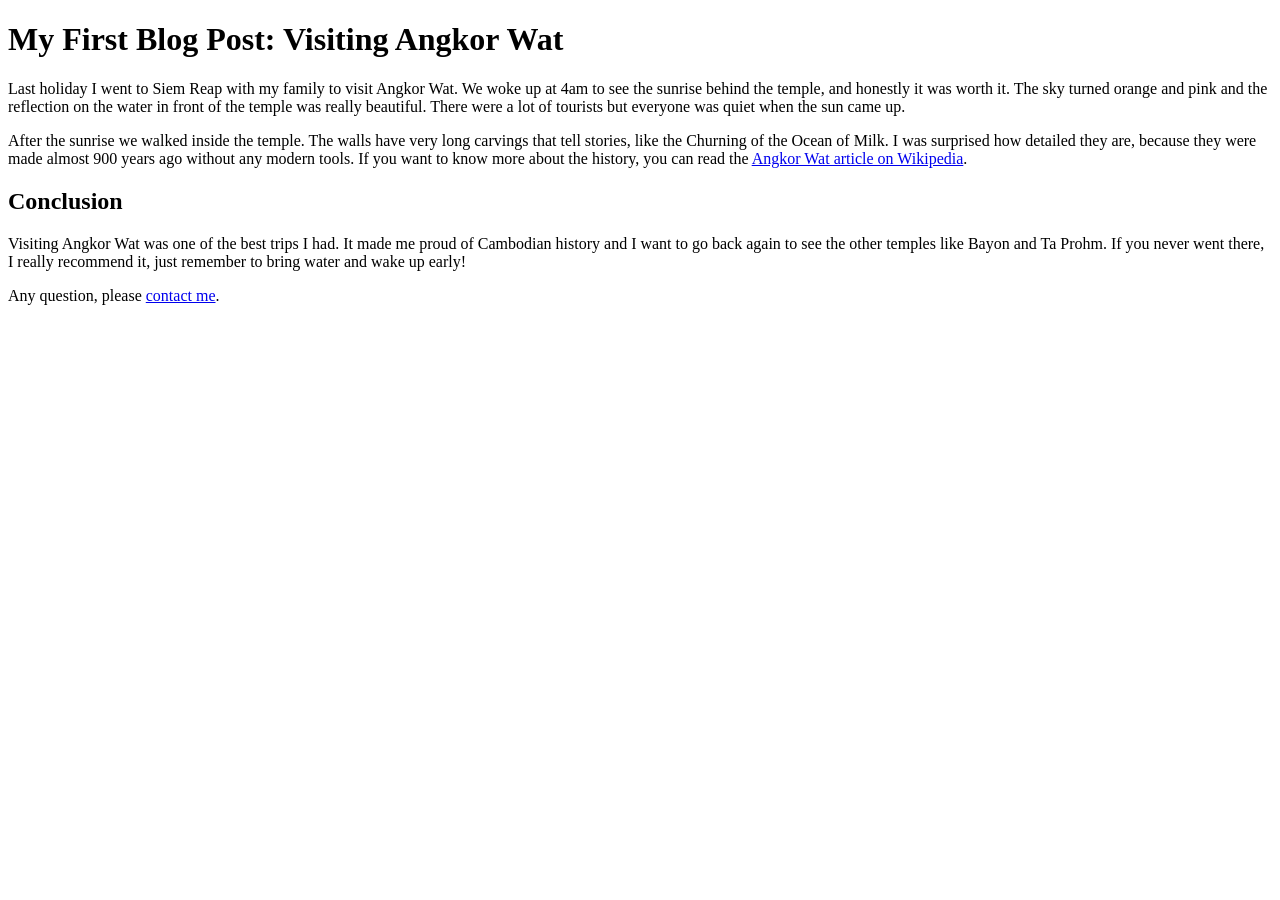
<file: EX1/index.html>
<!DOCTYPE html>
<html lang="en">
<head>
    <meta charset="UTF-8">
    <meta name="viewport" content="width=device-width, initial-scale=1.0">
    <title>My First Blog Post</title>
</head>
<body>
    <h1>My First Blog Post: Visiting Angkor Wat</h1>

    <p>
        Last holiday I went to Siem Reap with my family to visit Angkor Wat. We woke up at 4am
        to see the sunrise behind the temple, and honestly it was worth it. The sky turned orange
        and pink and the reflection on the water in front of the temple was really beautiful.
        There were a lot of tourists but everyone was quiet when the sun came up.
    </p>

    <p>
        After the sunrise we walked inside the temple. The walls have very long carvings that tell
        stories, like the Churning of the Ocean of Milk. I was surprised how detailed they are,
        because they were made almost 900 years ago without any modern tools. If you want to know
        more about the history, you can read the
        <a href="https://en.wikipedia.org/wiki/Angkor_Wat" target="_blank">Angkor Wat article on Wikipedia</a>.
    </p>

    <h2>Conclusion</h2>

    <p>
        Visiting Angkor Wat was one of the best trips I had. It made me proud of Cambodian history
        and I want to go back again to see the other temples like Bayon and Ta Prohm. If you never
        went there, I really recommend it, just remember to bring water and wake up early!
    </p>

    <p>Any question, please <a href="mailto:myemail@example.com">contact me</a>.</p>
</body>
</html>
</file>
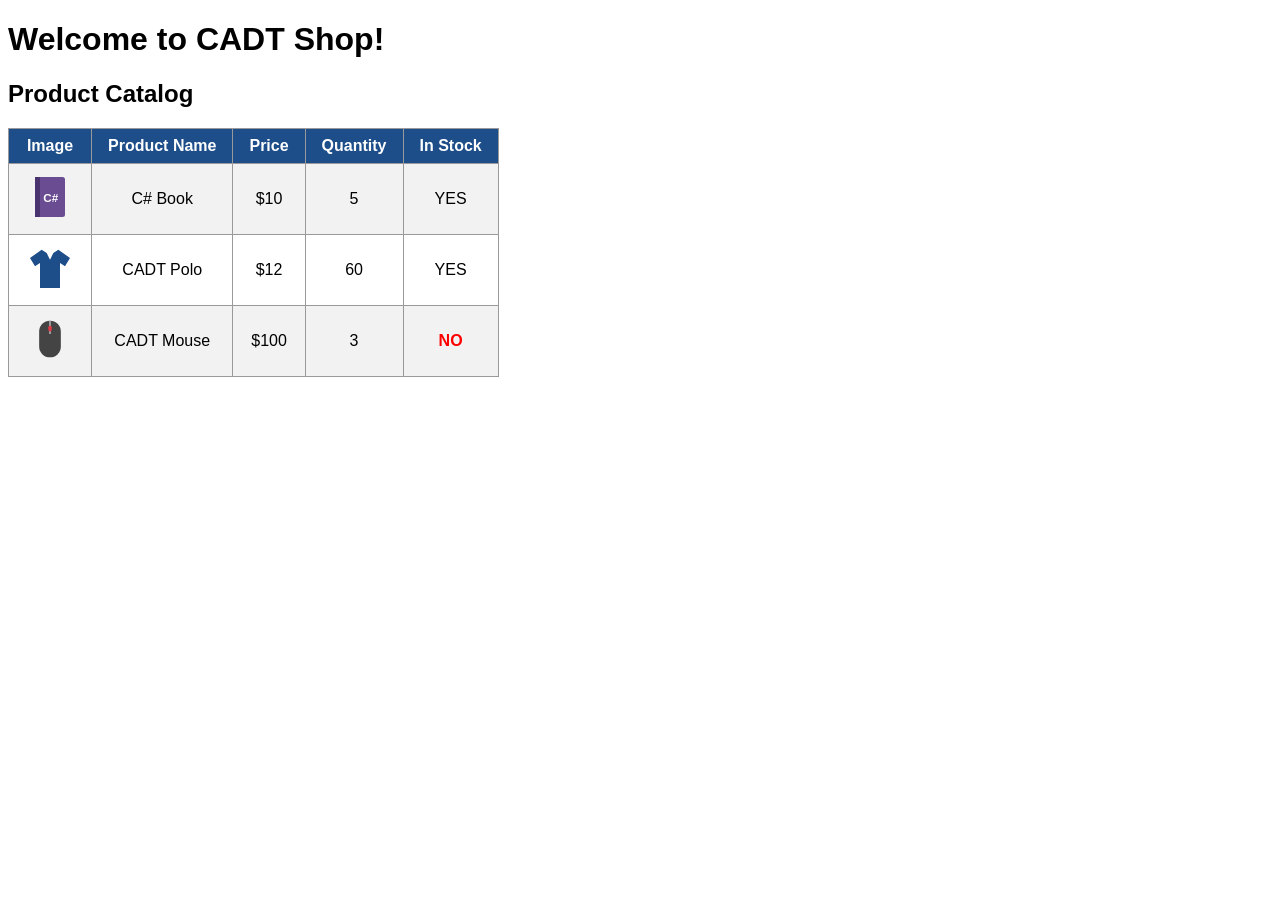
<file: EX4/index.html>
<!DOCTYPE html>
<html lang="en">
<head>
    <meta charset="UTF-8">
    <meta name="viewport" content="width=device-width, initial-scale=1.0">
    <title>CADT Shop</title>
    <style>
        body {
            font-family: Arial, sans-serif;
        }

        table {
            border-collapse: collapse;
        }

        th, td {
            border: 1px solid #999;
            padding: 8px 16px;
            text-align: center;
        }

        th {
            background-color: #1d4e89;
            color: white;
        }

        tr:nth-child(even) {
            background-color: #f2f2f2;
        }

        .no-stock {
            color: red;
            font-weight: bold;
        }
    </style>
</head>
<body>
    <h1>Welcome to CADT Shop!</h1>

    <h2>Product Catalog</h2>

    <table>
        <tr>
            <th>Image</th>
            <th>Product Name</th>
            <th>Price</th>
            <th>Quantity</th>
            <th>In Stock</th>
        </tr>
        <tr>
            <td><img src="images/book.svg" alt="C# Book" width="50"></td>
            <td>C# Book</td>
            <td>$10</td>
            <td>5</td>
            <td>YES</td>
        </tr>
        <tr>
            <td><img src="images/polo.svg" alt="CADT Polo" width="50"></td>
            <td>CADT Polo</td>
            <td>$12</td>
            <td>60</td>
            <td>YES</td>
        </tr>
        <tr>
            <td><img src="images/mouse.svg" alt="CADT Mouse" width="50"></td>
            <td>CADT Mouse</td>
            <td>$100</td>
            <td>3</td>
            <td class="no-stock">NO</td>
        </tr>
    </table>
</body>
</html>
</file>
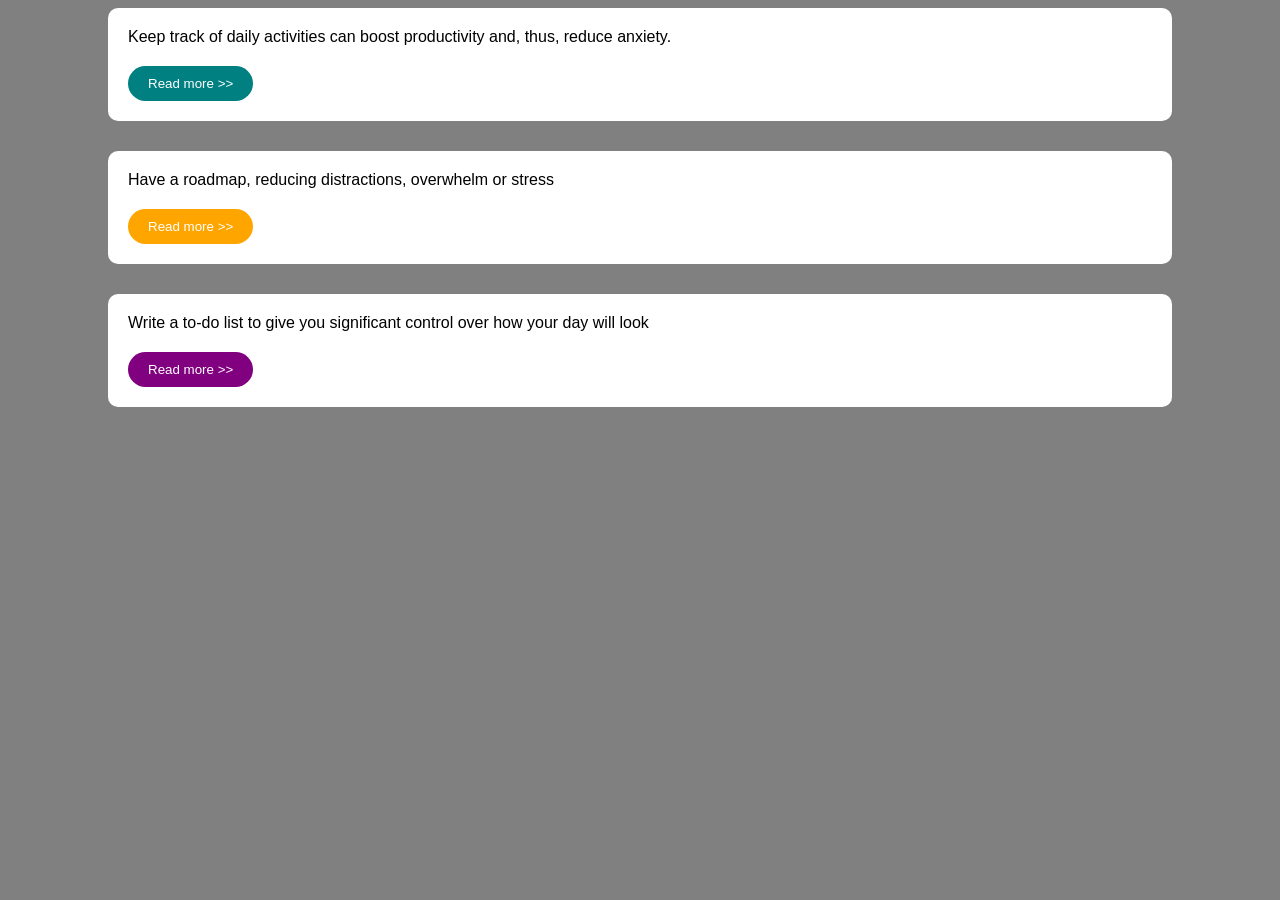
<file: week2/EX-1/index.html>
<!DOCTYPE html>
<html lang="en">
<head>
    <meta charset="UTF-8">
    <meta http-equiv="X-UA-Compatible" content="IE=edge">
    <meta name="viewport" content="width=device-width, initial-scale=1.0">
    <link rel="stylesheet" href="style.css">
</head>
<body>

  <div>
      <p>Keep track of daily activities can boost productivity and, thus, reduce anxiety.</p>
      <button>Read more >></button>
  </div>
  <div >
      <p>Have a roadmap, reducing distractions, overwhelm or stress</p>
      <button >Read more >></button>
  </div>
  <div >
      <p>Write a to-do list to give you significant control over how your day will look</p>
      <button>Read more >></button>
  </div>
</body>
</html>
</file>
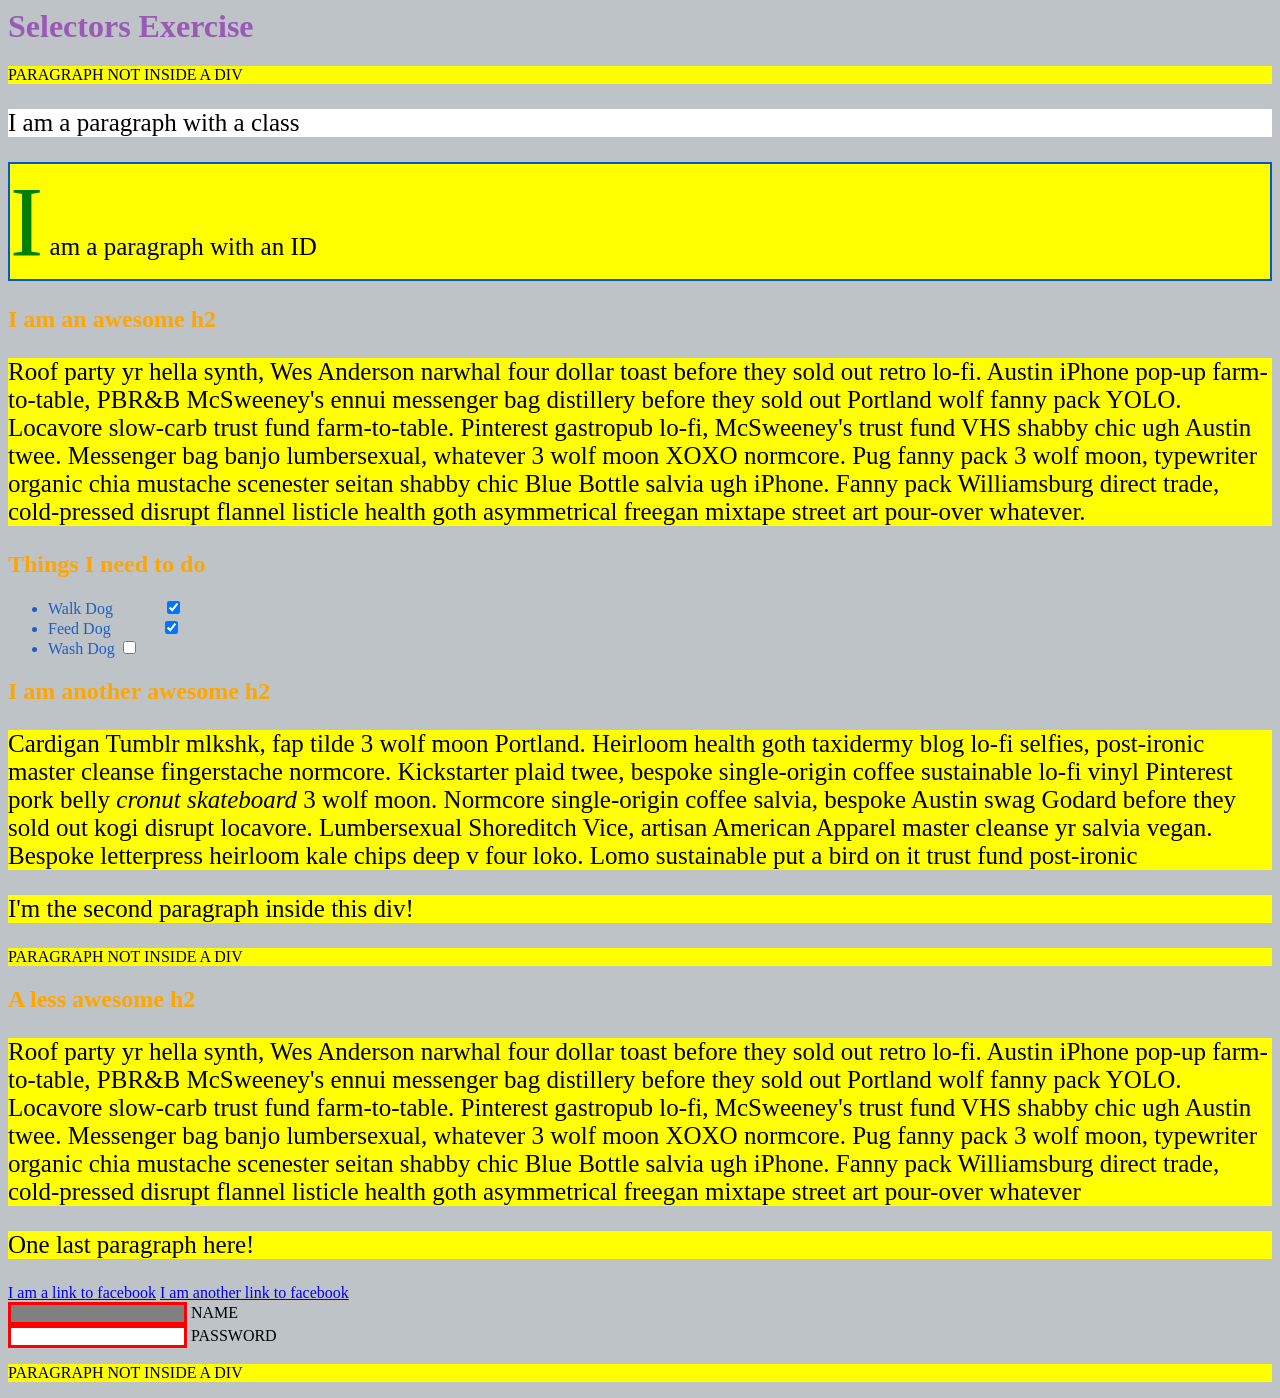
<file: week2/EX-2/index.html>
<html>
  <head>
    <meta charset="UTF-8" />
    <title>Selectors Exercise</title>
    <link rel="stylesheet" type="text/css" href="selectors.css" />
  </head>
  <body>
    <h1>Selectors Exercise</h1>

    <p>PARAGRAPH NOT INSIDE A DIV</p>

    <div>
      <p class="hello">I am a paragraph with a class</p>
      <p id="special">I am a paragraph with an ID</p>

      <h2>I am an awesome h2</h2>

      <p>
        Roof party yr hella synth, Wes Anderson narwhal four dollar toast before
        they sold out retro lo-fi. Austin iPhone pop-up farm-to-table, PBR&B
        McSweeney's ennui messenger bag distillery before they sold out Portland
        wolf fanny pack YOLO. Locavore slow-carb trust fund farm-to-table.
        Pinterest gastropub lo-fi, McSweeney's trust fund VHS shabby chic ugh
        Austin twee. Messenger bag banjo lumbersexual, whatever 3 wolf moon XOXO
        normcore. Pug fanny pack 3 wolf moon, typewriter organic chia mustache
        scenester seitan shabby chic Blue Bottle salvia ugh iPhone. Fanny pack
        Williamsburg direct trade, cold-pressed disrupt flannel listicle health
        goth asymmetrical freegan mixtape street art pour-over whatever.
      </p>
    </div>

    <div>
      <h2>Things I need to do</h2>

      <ul>
        <li>Walk Dog <input type="checkbox" checked /></li>
        <li>Feed Dog <input type="checkbox" checked /></li>
        <li>Wash Dog <input type="checkbox" /></li>
      </ul>
    </div>

    <div>
      <h2>I am another awesome h2</h2>

      <p>
        Cardigan Tumblr mlkshk, fap tilde 3 wolf moon Portland. Heirloom health
        goth taxidermy blog lo-fi selfies, post-ironic master cleanse
        fingerstache normcore. Kickstarter plaid twee, bespoke single-origin
        coffee sustainable lo-fi vinyl Pinterest pork belly
        <em>cronut skateboard</em> 3 wolf moon. Normcore single-origin coffee
        salvia, bespoke Austin swag Godard before they sold out kogi disrupt
        locavore. Lumbersexual Shoreditch Vice, artisan American Apparel master
        cleanse yr salvia vegan. Bespoke letterpress heirloom kale chips deep v
        four loko. Lomo sustainable put a bird on it trust fund post-ironic
      </p>

      <p>I'm the second paragraph inside this div!</p>
    </div>

    <p>PARAGRAPH NOT INSIDE A DIV</p>

    <div>
      <h2>A less awesome h2</h2>

      <p>
        Roof party yr hella synth, Wes Anderson narwhal four dollar toast before
        they sold out retro lo-fi. Austin iPhone pop-up farm-to-table, PBR&B
        McSweeney's ennui messenger bag distillery before they sold out Portland
        wolf fanny pack YOLO. Locavore slow-carb trust fund farm-to-table.
        Pinterest gastropub lo-fi, McSweeney's trust fund VHS shabby chic ugh
        Austin twee. Messenger bag banjo lumbersexual, whatever 3 wolf moon XOXO
        normcore. Pug fanny pack 3 wolf moon, typewriter organic chia mustache
        scenester seitan shabby chic Blue Bottle salvia ugh iPhone. Fanny pack
        Williamsburg direct trade, cold-pressed disrupt flannel listicle health
        goth asymmetrical freegan mixtape street art pour-over whatever
      </p>

      <p>One last paragraph here!</p>

      <a href="https://www.facebook.com">I am a link to facebook</a>
      <a href="https://www.facebook.com">I am another link to facebook</a>
      <br />

      <input type="text" name="name" /><label> Name</label><br />
      <input type="password" name="password" /><label> Password</label><br />
    </div>

    <p>PARAGRAPH NOT INSIDE A DIV</p>
  </body>
</html>
</file>
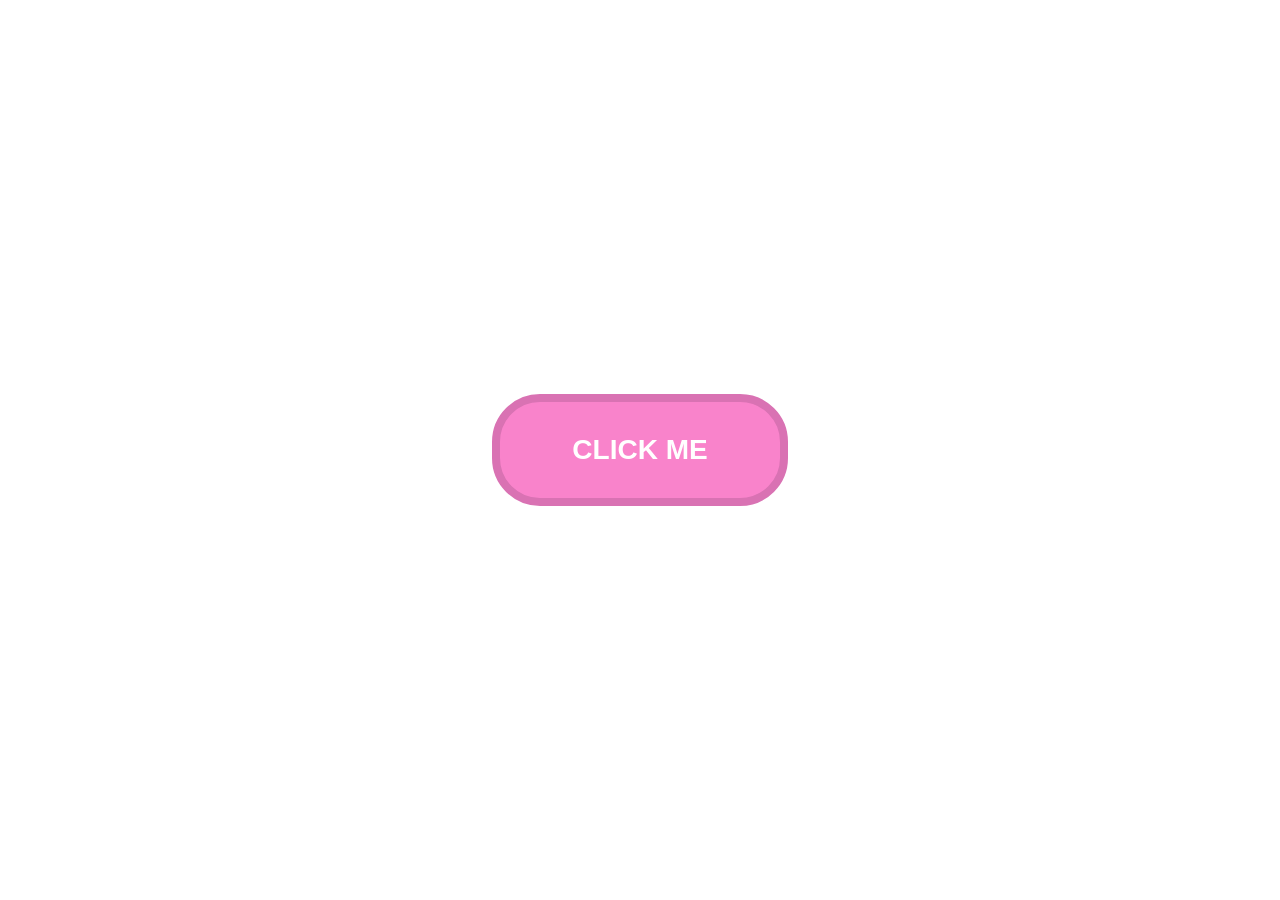
<file: week2/EX-3/index.html>
<!DOCTYPE html>
<html lang="en">
  <head>
    <meta charset="UTF-8" />
    <link rel="stylesheet" type="text/css" href="style.css" />
  </head>
  <body>
    <button>Click me</button>
  </body>
</html>
</file>
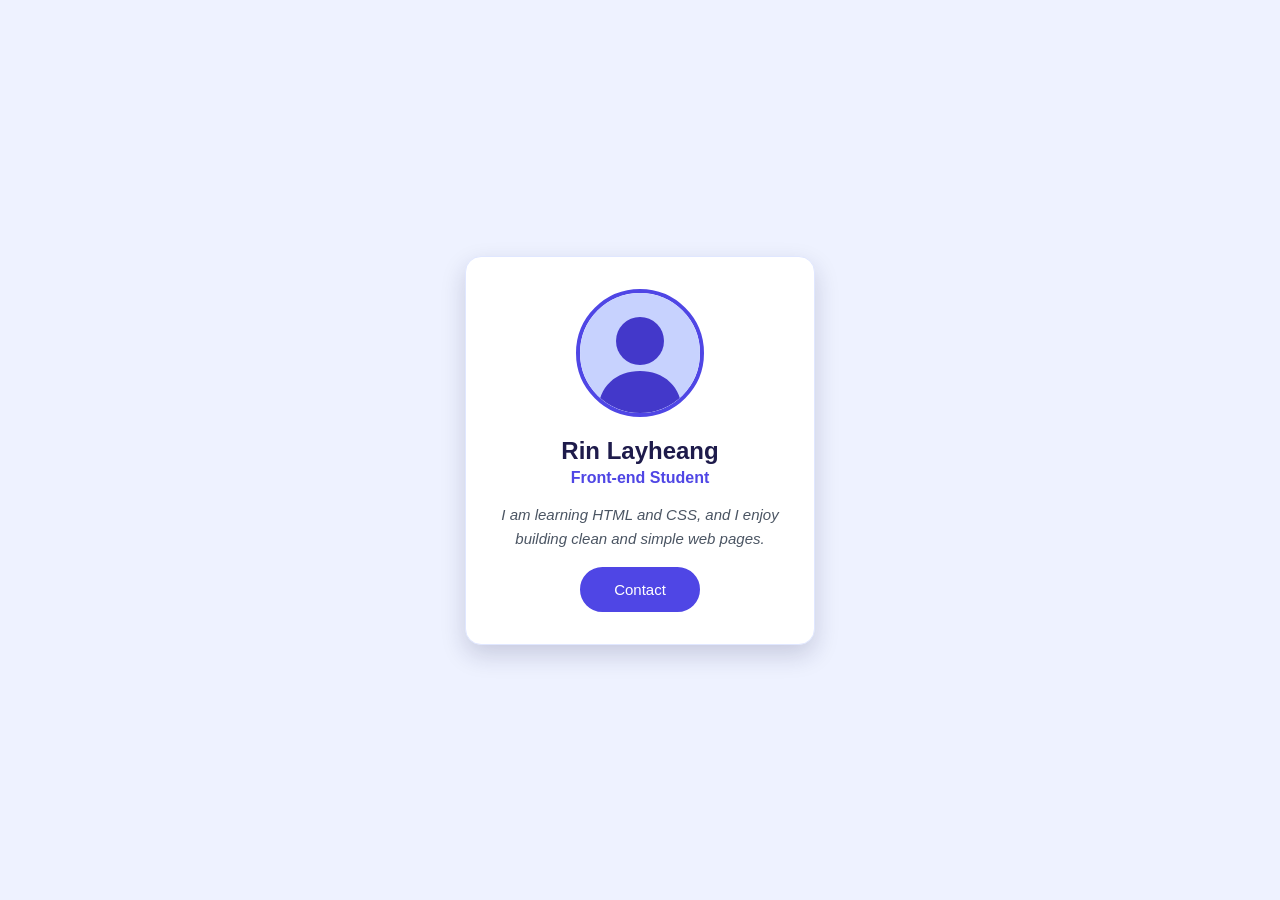
<file: week2/EX-4/index.html>
<!DOCTYPE html>
<html lang="en">
<head>
    <meta charset="UTF-8">
    <meta name="viewport" content="width=device-width, initial-scale=1.0">
    <title>Profile Card</title>
    <link rel="stylesheet" href="style.css">
    <style>
        /* Internal CSS */
        .job {
            color: #4f46e5;
            font-weight: bold;
        }
    </style>
</head>
<body>
    <div class="card">
        <img class="avatar" src="images/avatar.svg" alt="Profile picture of Rin Layheang">
        <h1>Rin Layheang</h1>
        <p class="job">Front-end Student</p>
        <!-- Inline CSS -->
        <p class="bio" style="font-style: italic;">
            I am learning HTML and CSS, and I enjoy building clean and simple web pages.
        </p>
        <button type="button">Contact</button>
    </div>
</body>
</html>
</file>
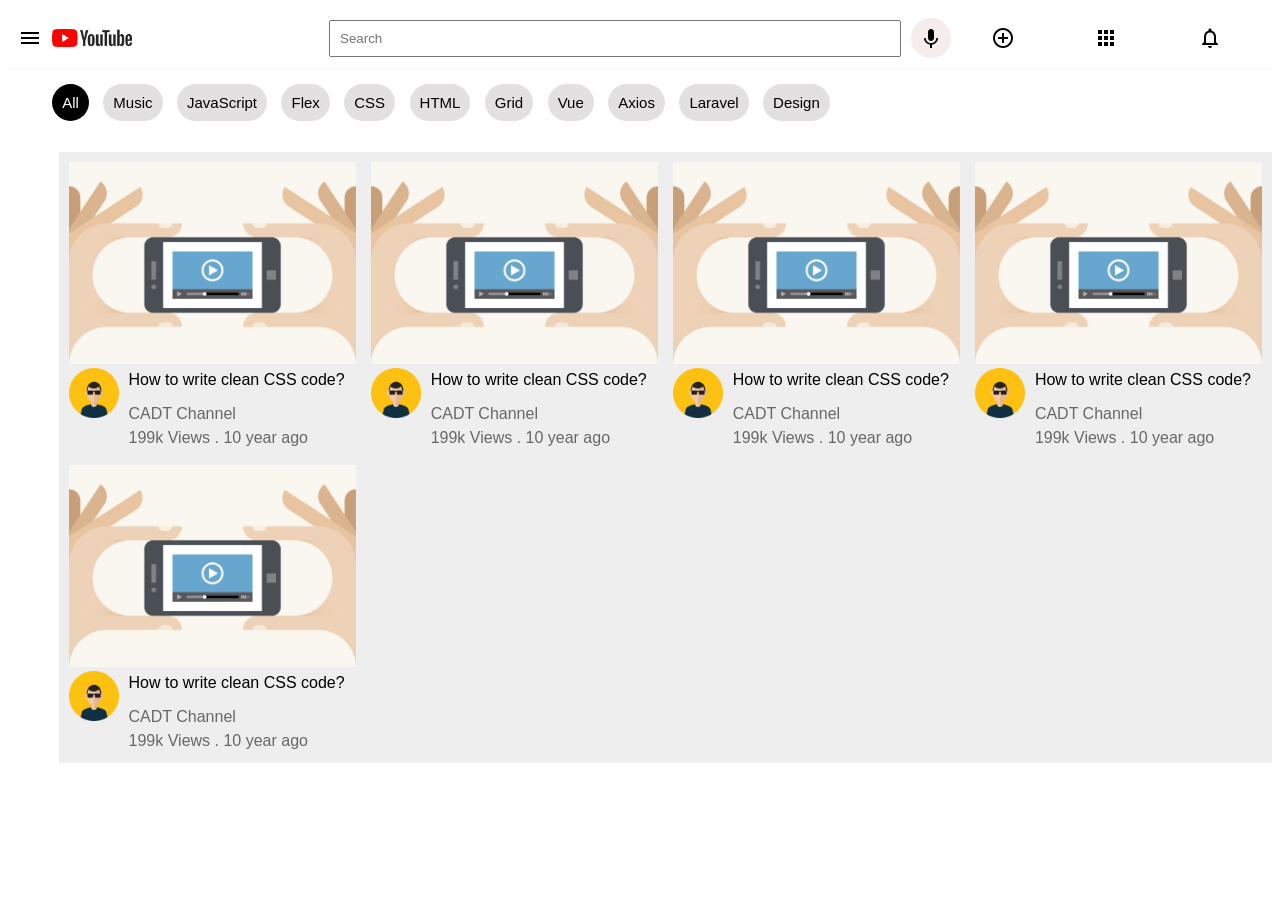
<file: week3_real_life/EX 2/index.html>
<!DOCTYPE html>
<html lang="en">
<head>
    <meta charset="UTF-8">
    <meta http-equiv="X-UA-Compatible" content="IE=edge">
    <meta name="viewport" content="width=device-width, initial-scale=1.0">
    <title>YouTube</title>
    <link rel="stylesheet" href="https://fonts.googleapis.com/icon?family=Material+Icons">
    <link rel="stylesheet" href="css/main.css">
</head>
<body>
    <nav>
        <div class="nav-left">
            <i class="material-icons">menu</i>
            <img src="assets/logo.jpg" alt="logo" width="80">
        </div>
        <div class="nav-center">
            <input type="text" placeholder="Search">
            <i class="material-icons">keyboard_voice</i>
        </div>
        <div class="nav-right">
            <i class="material-icons">control_point</i>
            <i class="material-icons">apps</i>
            <i class="material-icons">notifications_none</i>
        </div>
    </nav>
    <header>
        <span class="active">All</span>
        <span>Music</span>
        <span>JavaScript</span>
        <span>Flex</span>
        <span>CSS</span>
        <span>HTML</span>
        <span>Grid</span>
        <span>Vue</span>
        <span>Axios</span>
        <span>Laravel</span>
        <span>Design</span>
    </header>
    <section class="video-container">
        <div class="video">
            <div class="video-thumbnail">
                <img src="assets/video-icon.png" alt="" width="300">
            </div>
            <div class="video-text">
                <div class="avatar">
                    <img src="assets/avatar.jpg" alt="" width="50">
                </div>
                <div class="text">
                    <strong>How to write clean CSS code?</strong>
                    <p>CADT Channel</p>
                    <span>199k Views . 10 year ago</span>
                </div>
            </div>
        </div>

        <div class="video">
            <div class="video-thumbnail">
                <img src="assets/video-icon.png" alt="" width="300">
            </div>
            <div class="video-text">
                <div class="avatar">
                    <img src="assets/avatar.jpg" alt="" width="50">
                </div>
                <div class="text">
                    <strong>How to write clean CSS code?</strong>
                    <p>CADT Channel</p>
                    <span>199k Views . 10 year ago</span>
                </div>
            </div>
        </div>

        <div class="video">
            <div class="video-thumbnail">
                <img src="assets/video-icon.png" alt="" width="300">
            </div>
            <div class="video-text">
                <div class="avatar">
                    <img src="assets/avatar.jpg" alt="" width="50">
                </div>
                <div class="text">
                    <strong>How to write clean CSS code?</strong>
                    <p>CADT Channel</p>
                    <span>199k Views . 10 year ago</span>
                </div>
            </div>
        </div>

        <div class="video">
            <div class="video-thumbnail">
                <img src="assets/video-icon.png" alt="" width="300">
            </div>
            <div class="video-text">
                <div class="avatar">
                    <img src="assets/avatar.jpg" alt="" width="50">
                </div>
                <div class="text">
                    <strong>How to write clean CSS code?</strong>
                    <p>CADT Channel</p>
                    <span>199k Views . 10 year ago</span>
                </div>
            </div>
        </div>

        <div class="video">
            <div class="video-thumbnail">
                <img src="assets/video-icon.png" alt="" width="300">
            </div>
            <div class="video-text">
                <div class="avatar">
                    <img src="assets/avatar.jpg" alt="" width="50">
                </div>
                <div class="text">
                    <strong>How to write clean CSS code?</strong>
                    <p>CADT Channel</p>
                    <span>199k Views . 10 year ago</span>
                </div>
            </div>
        </div>
        
       
    </section>
</body>
</html>
</file>
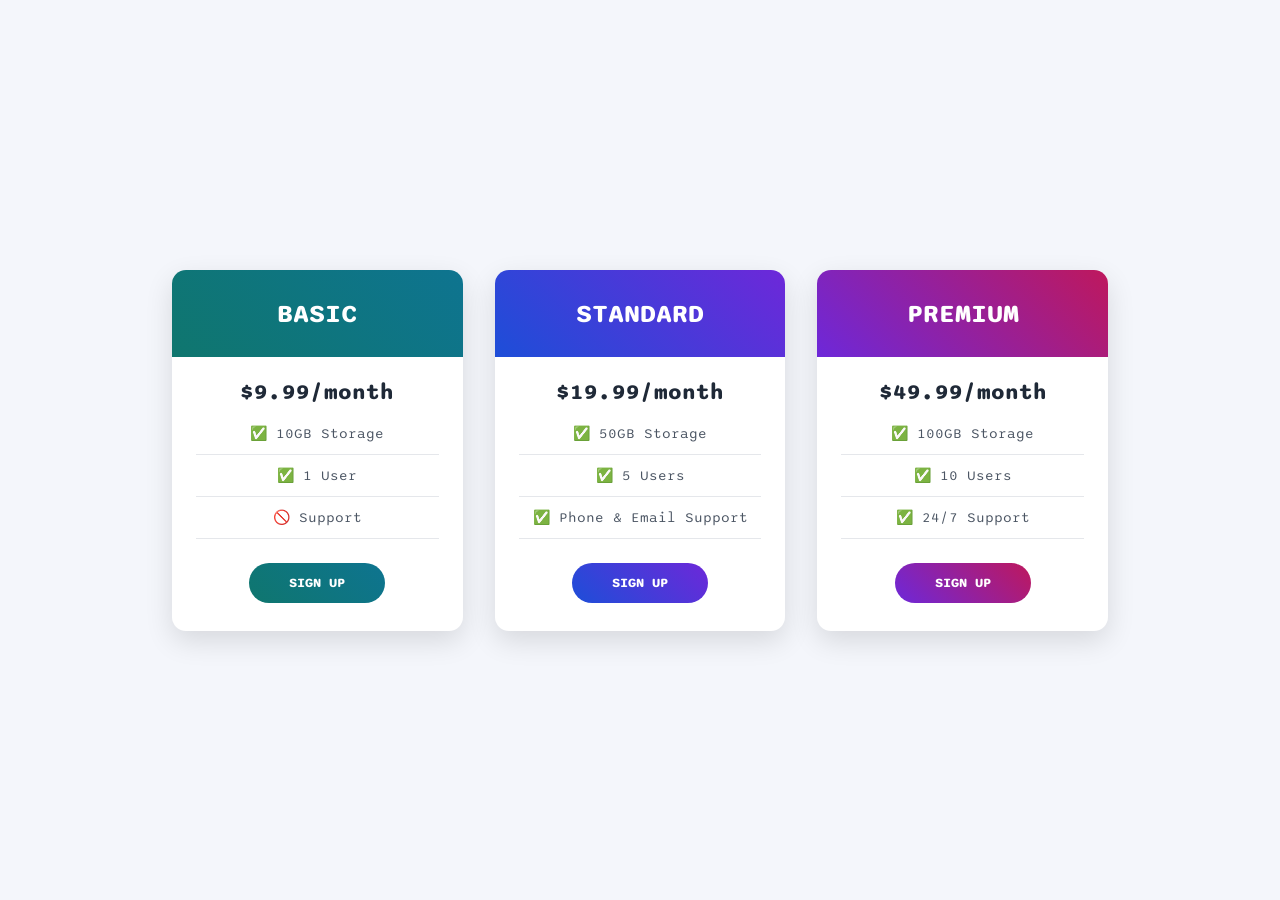
<file: week3_real_life/EX 3/index.html>
<!DOCTYPE html>
<html>
  <head>
    <title>Flexbox Pricing Table</title>
    <link rel="preconnect" href="https://fonts.googleapis.com" />
    <link rel="preconnect" href="https://fonts.gstatic.com" crossorigin />
    <link
      href="https://fonts.googleapis.com/css2?family=Sono:wght@400;700&display=swap"
      rel="stylesheet"
    />
    <style>
      body {
        font-family: "Sono", sans-serif;
      }

      body {
        margin: 0;
        min-height: 100vh;
        display: flex;
        justify-content: center;
        align-items: center;
        background: #f4f6fb;
      }

      .pricing-container {
        display: flex;
        justify-content: center;
        align-items: stretch;
        gap: 32px;
        width: 100%;
        max-width: 1000px;
        padding: 32px;
        box-sizing: border-box;
      }

      .pricing-plan {
        flex: 1;
        display: flex;
        flex-direction: column;
        align-items: center;
        padding-bottom: 28px;
        background: white;
        border-radius: 14px;
        overflow: hidden;
        box-shadow: 0 10px 28px rgba(0, 0, 0, 0.12);
        transition: transform 0.2s;
      }

      .pricing-plan:hover {
        transform: translateY(-8px);
      }

      .pricing-plan:nth-child(1) {
        --plan-color: linear-gradient(45deg, #0f766e, #0e7490);
      }

      .pricing-plan:nth-child(2) {
        --plan-color: linear-gradient(45deg, #1d4ed8, #6d28d9);
      }

      .pricing-plan:nth-child(3) {
        --plan-color: linear-gradient(45deg, #6d28d9, #be185d);
      }

      .plan-title {
        align-self: stretch;
        padding: 28px 16px;
        background: var(--plan-color);
        color: white;
        text-align: center;
        font-size: 26px;
        font-weight: 700;
        text-transform: uppercase;
      }

      .plan-price {
        padding: 22px 12px 8px;
        color: #1f2937;
        font-size: 22px;
        font-weight: 700;
        text-align: center;
      }

      .plan-features {
        flex-grow: 1;
        align-self: stretch;
        list-style: none;
        margin: 0 0 24px;
        padding: 0 24px;
        text-align: center;
      }

      .plan-features li {
        padding: 12px 0;
        border-bottom: 1px solid #e5e7eb;
        color: #4b5563;
        font-size: 14px;
      }

      .plan-button {
        padding: 12px 40px;
        background: var(--plan-color);
        color: white;
        border: none;
        border-radius: 30px;
        font-family: inherit;
        font-weight: 700;
        text-transform: uppercase;
        cursor: pointer;
      }

      .plan-button:hover {
        filter: brightness(1.15);
      }

      /* Hint: What can you do with a media query and flexbox? */
      @media (max-width: 1250px) {
        /* Small screens: stack the plans vertically */
        .pricing-container {
          flex-direction: column;
          max-width: 460px;
          gap: 32px;
          padding: 20px;
        }

        .pricing-plan {
          flex: none;
        }
      }
    </style>
  </head>

  <body>
    <div class="pricing-container">
      <div class="pricing-plan">
        <div class="plan-title">Basic</div>
        <div class="plan-price">$9.99/month</div>
        <ul class="plan-features">
          <li>✅ 10GB Storage</li>
          <li>✅ 1 User</li>
          <li>🚫 Support</li>
        </ul>
        <button class="plan-button">Sign Up</button>
      </div>
      <div class="pricing-plan">
        <div class="plan-title">Standard</div>
        <div class="plan-price">$19.99/month</div>
        <ul class="plan-features">
          <li>✅ 50GB Storage</li>
          <li>✅ 5 Users</li>
          <li>✅ Phone &amp; Email Support</li>
        </ul>
        <button class="plan-button">Sign Up</button>
      </div>
      <div class="pricing-plan">
        <div class="plan-title">Premium</div>
        <div class="plan-price">$49.99/month</div>
        <ul class="plan-features">
          <li>✅ 100GB Storage</li>
          <li>✅ 10 Users</li>
          <li>✅ 24/7 Support</li>
        </ul>
        <button class="plan-button">Sign Up</button>
      </div>
    </div>
  </body>
</html>
</file>
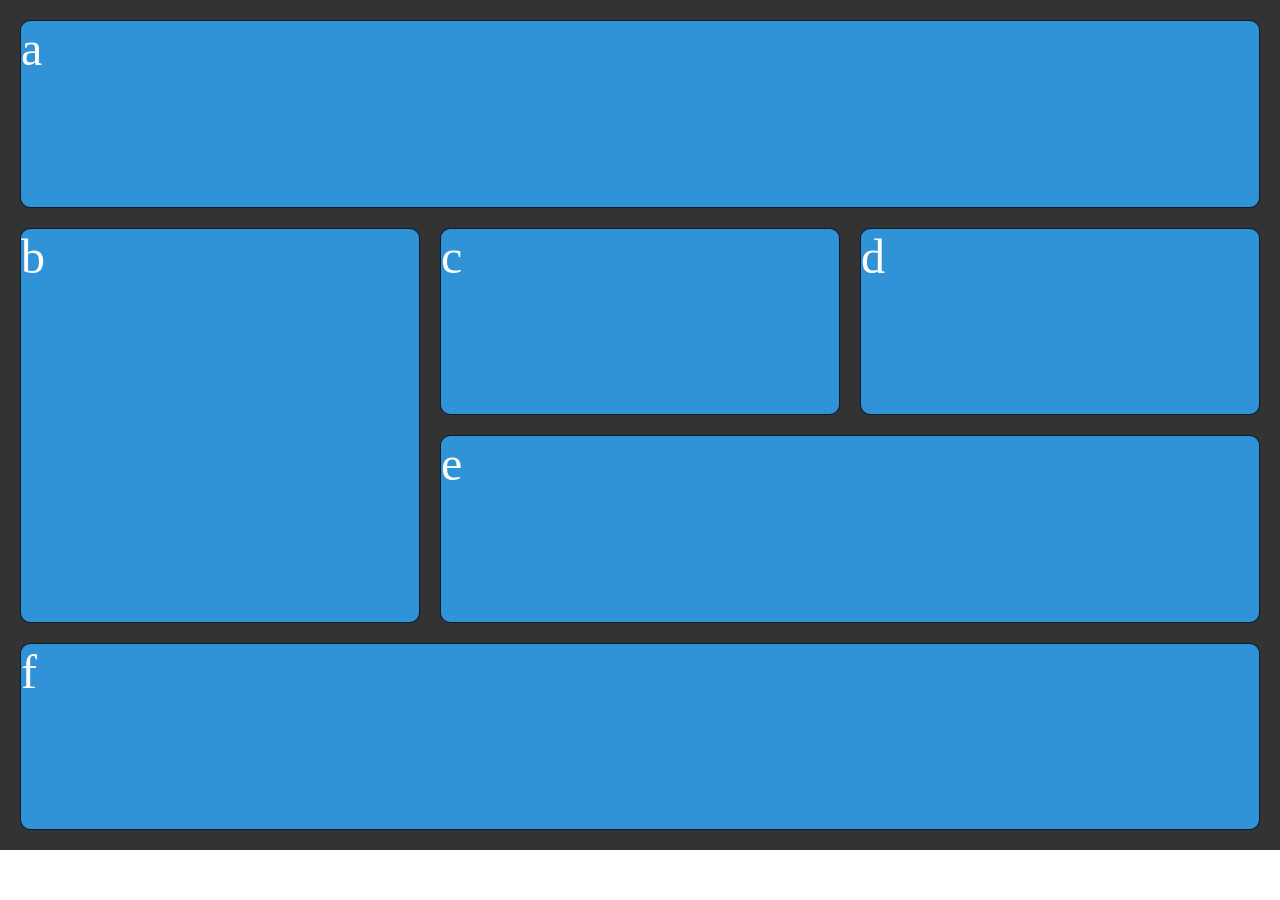
<file: week4/EX-1/index.html>
<!DOCTYPE html>
<html lang="en">
<head>
    <meta charset="UTF-8">
    <meta name="viewport" content="width=device-width, initial-scale=1.0">
    <title>Grid</title>
    <link rel="stylesheet" href="style.css">
</head>
<body>
    <div class="wrapper">
        <div class="item a">a</div>
        <div class="item b">b</div>
        <div class="item c">c</div>  
        <div class="item d">d</div>
        <div class="item e">e</div>
        <div class="item f">f</div>  
      </div>
</body>
</html>
</file>
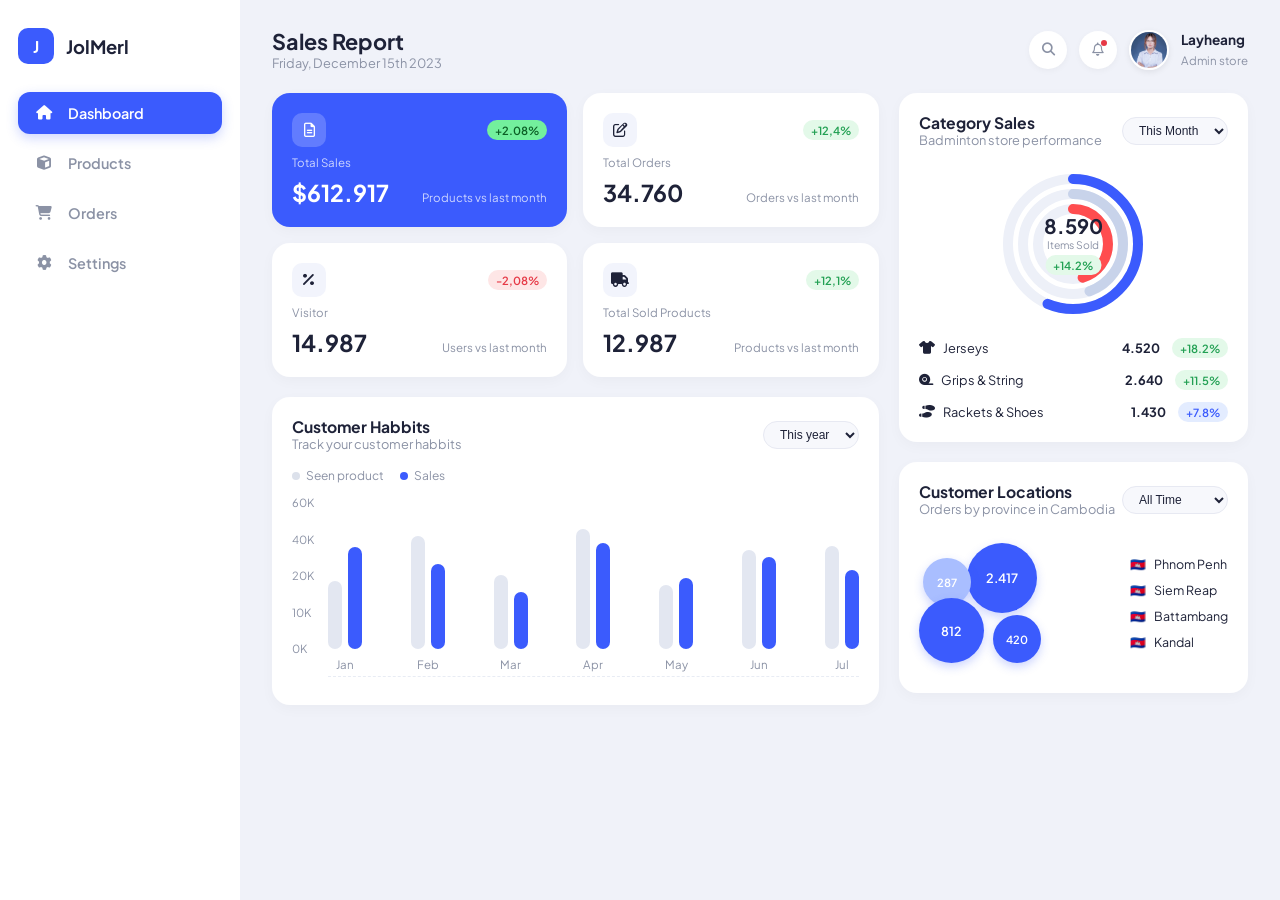
<file: week4/EX-4/index.html>
<!DOCTYPE html>
<html lang="en">
<head>
  <meta charset="UTF-8">
  <meta name="viewport" content="width=device-width, initial-scale=1.0">
  <title>JolMerl - E-Commerce Dashboard</title>
  <!-- Google Fonts & Font Awesome Icons -->
  <link rel="preconnect" href="https://fonts.googleapis.com">
  <link rel="preconnect" href="https://fonts.gstatic.com" crossorigin>
  <link href="https://fonts.googleapis.com/css2?family=Plus+Jakarta+Sans:wght@400;500;600;700&display=swap" rel="stylesheet">
  <link rel="stylesheet" href="https://cdnjs.cloudflare.com/ajax/libs/font-awesome/6.5.1/css/all.min.css">
  <link rel="stylesheet" href="styles.css">
</head>
<body>

  <div class="dashboard-layout">
    <!-- ================= 1. SIDEBAR ================= -->
    <aside class="sidebar" id="sidebar">
      <div class="brand">
        <div class="brand-logo">J</div>
        <h2>JolMerl</h2>
      </div>

      <!-- 4 Clickable Sidebar Tabs -->
      <nav class="nav-links">
        <a href="#dashboard" class="nav-item active" data-tab="tab-dashboard">
          <i class="fa-solid fa-house"></i>
          <span>Dashboard</span>
        </a>
        <a href="#products" class="nav-item" data-tab="tab-products">
          <i class="fa-solid fa-cube"></i>
          <span>Products</span>
        </a>
        <a href="#orders" class="nav-item" data-tab="tab-orders">
          <i class="fa-solid fa-cart-shopping"></i>
          <span>Orders</span>
        </a>
        <a href="#settings" class="nav-item" data-tab="tab-settings">
          <i class="fa-solid fa-gear"></i>
          <span>Settings</span>
        </a>
      </nav>
    </aside>

    <!-- ================= 2. MAIN CONTENT ================= -->
    <main class="main-content">
      <!-- Universal Top Header -->
      <header class="header">
        <div class="header-left">
          <button class="mobile-toggle" id="menuToggle" aria-label="Toggle Menu">
            <i class="fa-solid fa-bars"></i>
          </button>
          <div class="header-title">
            <h1 id="pageTitle">Sales Report</h1>
            <p id="pageSubtitle">Friday, December 15th 2023</p>
          </div>
        </div>

        <div class="header-actions">
          <button class="icon-btn" aria-label="Search"><i class="fa-solid fa-magnifying-glass"></i></button>
          <button class="icon-btn notif-btn" aria-label="Notifications"><i class="fa-regular fa-bell"></i></button>
          <div class="user-profile">
            <img src="assets/profile.jpg" alt="Layheang">
            <div class="user-info">
              <strong>Layheang</strong>
              <small>Admin store</small>
            </div>
          </div>
        </div>
      </header>

      <!-- ================= TAB 1: DASHBOARD ================= -->
      <section id="tab-dashboard" class="tab-content active">
        <div class="dashboard-grid">
          <!-- Left / Center Section -->
          <div class="left-section">
            <!-- 4 Stats Cards Grid -->
            <div class="stats-grid">
              <!-- Stat 1 (Blue Card) -->
              <div class="card stat-card blue-card">
                <div class="stat-top">
                  <span class="stat-icon"><i class="fa-regular fa-file-lines"></i></span>
                  <span class="badge badge-light-green">+2.08%</span>
                </div>
                <small>Total Sales</small>
                <div class="stat-val-row">
                  <h2>$612.917</h2>
                  <span>Products vs last month</span>
                </div>
              </div>

              <!-- Stat 2 -->
              <div class="card stat-card">
                <div class="stat-top">
                  <span class="stat-icon"><i class="fa-regular fa-pen-to-square"></i></span>
                  <span class="badge badge-green">+12,4%</span>
                </div>
                <small>Total Orders</small>
                <div class="stat-val-row">
                  <h2>34.760</h2>
                  <span>Orders vs last month</span>
                </div>
              </div>

              <!-- Stat 3 -->
              <div class="card stat-card">
                <div class="stat-top">
                  <span class="stat-icon"><i class="fa-solid fa-percent"></i></span>
                  <span class="badge badge-red">-2,08%</span>
                </div>
                <small>Visitor</small>
                <div class="stat-val-row">
                  <h2>14.987</h2>
                  <span>Users vs last month</span>
                </div>
              </div>

              <!-- Stat 4 -->
              <div class="card stat-card">
                <div class="stat-top">
                  <span class="stat-icon"><i class="fa-solid fa-truck"></i></span>
                  <span class="badge badge-green">+12,1%</span>
                </div>
                <small>Total Sold Products</small>
                <div class="stat-val-row">
                  <h2>12.987</h2>
                  <span>Products vs last month</span>
                </div>
              </div>
            </div>

            <!-- Customer Habits Chart Card -->
            <div class="card habits-card">
              <div class="card-header">
                <div>
                  <h3>Customer Habbits</h3>
                  <p class="subtitle">Track your customer habbits</p>
                </div>
                <select class="select-pill"><option>This year</option><option>Last year</option></select>
              </div>

              <div class="chart-legend">
                <span><span class="legend-dot gray"></span> Seen product</span>
                <span><span class="legend-dot blue"></span> Sales</span>
              </div>

              <div class="chart-wrapper">
                <div class="y-axis">
                  <span>60K</span><span>40K</span><span>20K</span><span>10K</span><span>0K</span>
                </div>
                <div class="bars-container">
                  <div class="bar-col"><div class="bar-pair"><div class="bar bar-gray" style="height: 48%;"></div><div class="bar bar-blue" style="height: 72%;"></div></div><span>Jan</span></div>
                  <div class="bar-col"><div class="bar-pair"><div class="bar bar-gray" style="height: 80%;"></div><div class="bar bar-blue" style="height: 60%;"></div></div><span>Feb</span></div>
                  <div class="bar-col"><div class="bar-pair"><div class="bar bar-gray" style="height: 52%;"></div><div class="bar bar-blue" style="height: 40%;"></div></div><span>Mar</span></div>
                  <div class="bar-col"><div class="bar-pair"><div class="bar bar-gray" style="height: 85%;"></div><div class="bar bar-blue" style="height: 75%;"></div></div><span>Apr</span></div>
                  <div class="bar-col"><div class="bar-pair"><div class="bar bar-gray" style="height: 45%;"></div><div class="bar bar-blue" style="height: 50%;"></div></div><span>May</span></div>
                  <div class="bar-col"><div class="bar-pair"><div class="bar bar-gray" style="height: 70%;"></div><div class="bar bar-blue" style="height: 65%;"></div></div><span>Jun</span></div>
                  <div class="bar-col"><div class="bar-pair"><div class="bar bar-gray" style="height: 73%;"></div><div class="bar bar-blue" style="height: 56%;"></div></div><span>Jul</span></div>
                </div>
              </div>
            </div>
          </div>

          <!-- Right Section -->
          <div class="right-section">
            <!-- Product Category Statistic Card -->
            <div class="card">
              <div class="card-header">
                <div>
                  <h3>Category Sales</h3>
                  <p class="subtitle">Badminton store performance</p>
                </div>
                <select class="select-pill"><option>This Month</option><option>Today</option></select>
              </div>

              <!-- Radial Rings -->
              <div class="radial-box">
                <svg viewBox="0 0 160 160" class="radial-svg">
                  <circle cx="80" cy="80" r="65" class="arc-bg" />
                  <circle cx="80" cy="80" r="65" class="arc-val arc-blue" stroke-dasharray="320" stroke-dashoffset="90" />
                  <circle cx="80" cy="80" r="50" class="arc-bg" />
                  <circle cx="80" cy="80" r="50" class="arc-val arc-light" stroke-dasharray="240" stroke-dashoffset="100" />
                  <circle cx="80" cy="80" r="35" class="arc-bg" />
                  <circle cx="80" cy="80" r="35" class="arc-val arc-red" stroke-dasharray="170" stroke-dashoffset="70" />
                </svg>
                <div class="radial-center-text">
                  <h2>8.590</h2>
                  <small>Items Sold</small>
                  <span class="badge badge-green center-badge">+14.2%</span>
                </div>
              </div>

              <!-- Categories -->
              <div class="category-list">
                <div class="category-item">
                  <span class="cat-name"><i class="fa-solid fa-shirt"></i> Jerseys</span>
                  <span class="cat-val">4.520</span>
                  <span class="badge badge-green">+18.2%</span>
                </div>
                <div class="category-item">
                  <span class="cat-name"><i class="fa-solid fa-tape"></i> Grips & String</span>
                  <span class="cat-val">2.640</span>
                  <span class="badge badge-green">+11.5%</span>
                </div>
                <div class="category-item">
                  <span class="cat-name"><i class="fa-solid fa-shoe-prints"></i> Rackets & Shoes</span>
                  <span class="cat-val">1.430</span>
                  <span class="badge badge-light-blue">+7.8%</span>
                </div>
              </div>
            </div>

            <!-- Customer Locations Card -->
            <div class="card">
              <div class="card-header">
                <div>
                  <h3>Customer Locations</h3>
                  <p class="subtitle">Orders by province in Cambodia</p>
                </div>
                <select class="select-pill"><option>All Time</option><option>This Month</option></select>
              </div>

              <div class="growth-row">
                <div class="bubbles-wrap">
                  <div class="bubble bubble-lg">2.417</div>
                  <div class="bubble bubble-sm">287</div>
                  <div class="bubble bubble-md">812</div>
                  <div class="bubble bubble-xs">420</div>
                </div>
                <div class="country-list">
                  <div class="country-item"><span class="flag">🇰🇭</span><span>Phnom Penh</span></div>
                  <div class="country-item"><span class="flag">🇰🇭</span><span>Siem Reap</span></div>
                  <div class="country-item"><span class="flag">🇰🇭</span><span>Battambang</span></div>
                  <div class="country-item"><span class="flag">🇰🇭</span><span>Kandal</span></div>
                </div>
              </div>
            </div>
          </div>
        </div>
      </section>

      <!-- ================= TAB 2: PRODUCTS ================= -->
      <section id="tab-products" class="tab-content">
        <div class="card">
          <div class="card-header">
            <div>
              <h3>Products Catalog</h3>
              <p class="subtitle">Manage and track your inventory</p>
            </div>
            <button class="action-btn"><i class="fa-solid fa-plus"></i> Add Product</button>
          </div>

          <div class="product-grid">
            <!-- Product 1 -->
            <div class="product-card">
              <div class="prod-img-box">
                <img src="assets/prod-pink-jersey.jpg" alt="Yonex Pink Badminton Jersey">
              </div>
              <h4>Yonex Pink Badminton Jersey</h4>
              <p class="prod-cat">Badminton Apparel</p>
              <div class="prod-footer">
                <span class="prod-price">$5.99</span>
                <span class="badge badge-green">In Stock (50)</span>
              </div>
            </div>

            <!-- Product 2 -->
            <div class="product-card">
              <div class="prod-img-box">
                <img src="assets/prod-mint-jersey.jpg" alt="Yonex Mint Badminton Jersey">
              </div>
              <h4>Yonex Mint Badminton Jersey</h4>
              <p class="prod-cat">Badminton Apparel</p>
              <div class="prod-footer">
                <span class="prod-price">$5.99</span>
                <span class="badge badge-green">In Stock (35)</span>
              </div>
            </div>

            <!-- Product 3 -->
            <div class="product-card">
              <div class="prod-img-box">
                <img src="assets/prod-yonex-grip.jpg" alt="Yonex Super G Grip 3-Pack">
              </div>
              <h4>Yonex Super G Grip (3-Pack)</h4>
              <p class="prod-cat">Badminton Accessories</p>
              <div class="prod-footer">
                <span class="prod-price">$5.99</span>
                <span class="badge badge-green">In Stock (120)</span>
              </div>
            </div>

            <!-- Product 4 -->
            <div class="product-card">
              <div class="prod-img-box">
                <img src="assets/prod-white-jersey.jpg" alt="Yonex White Badminton Jersey">
              </div>
              <h4>Yonex White Badminton Jersey</h4>
              <p class="prod-cat">Badminton Apparel</p>
              <div class="prod-footer">
                <span class="prod-price">$5.99</span>
                <span class="badge badge-red">Low Stock (8)</span>
              </div>
            </div>
          </div>
        </div>
      </section>

      <!-- ================= TAB 3: ORDERS ================= -->
      <section id="tab-orders" class="tab-content">
        <div class="card">
          <div class="card-header">
            <div>
              <h3>Recent Orders</h3>
              <p class="subtitle">Review customer purchases and shipping status</p>
            </div>
            <select class="select-pill"><option>All Orders</option><option>Completed</option><option>Pending</option></select>
          </div>

          <div class="table-responsive">
            <table class="data-table">
              <thead>
                <tr>
                  <th>Order ID</th>
                  <th>Customer</th>
                  <th>Product</th>
                  <th>Amount</th>
                  <th>Status</th>
                </tr>
              </thead>
              <tbody>
                <tr>
                  <td><strong>#ORD-9821</strong></td>
                  <td>Sarah Jenkins</td>
                  <td>Yonex Pink Badminton Jersey</td>
                  <td>$5.99</td>
                  <td><span class="badge badge-green">Completed</span></td>
                </tr>
                <tr>
                  <td><strong>#ORD-9820</strong></td>
                  <td>Michael Brown</td>
                  <td>Yonex Super G Grip (3-Pack)</td>
                  <td>$5.99</td>
                  <td><span class="badge badge-light-blue">Shipped</span></td>
                </tr>
                <tr>
                  <td><strong>#ORD-9819</strong></td>
                  <td>Emily Davis</td>
                  <td>Yonex Mint Badminton Jersey</td>
                  <td>$5.99</td>
                  <td><span class="badge badge-yellow">Pending</span></td>
                </tr>
                <tr>
                  <td><strong>#ORD-9818</strong></td>
                  <td>James Wilson</td>
                  <td>Yonex White Badminton Jersey</td>
                  <td>$5.99</td>
                  <td><span class="badge badge-green">Completed</span></td>
                </tr>
              </tbody>
            </table>
          </div>
        </div>
      </section>

      <!-- ================= TAB 4: SETTINGS ================= -->
      <section id="tab-settings" class="tab-content">
        <div class="card">
          <div class="card-header">
            <div>
              <h3>Store Settings</h3>
              <p class="subtitle">Manage store preferences and profile details</p>
            </div>
          </div>

          <form class="settings-form" onsubmit="event.preventDefault(); alert('Settings Saved!');">
            <div class="form-row">
              <div class="form-group">
                <label>Store Name</label>
                <input type="text" value="JolMerl Official">
              </div>
              <div class="form-group">
                <label>Admin Email</label>
                <input type="email" value="layheang@jolmerl.com">
              </div>
            </div>

            <div class="form-row">
              <div class="form-group">
                <label>Currency</label>
                <select>
                  <option selected>USD ($)</option>
                  <option>EUR (€)</option>
                  <option>KHR (៛)</option>
                </select>
              </div>
              <div class="form-group">
                <label>Timezone</label>
                <select>
                  <option selected>UTC+07:00 (Phnom Penh)</option>
                  <option>UTC+00:00 (London)</option>
                  <option>UTC-05:00 (New York)</option>
                </select>
              </div>
            </div>

            <div class="checkbox-group">
              <label><input type="checkbox" checked> Send email notifications for new orders</label>
              <label><input type="checkbox" checked> Send low stock warning alerts</label>
            </div>

            <button type="submit" class="action-btn">Save Changes</button>
          </form>
        </div>
      </section>
    </main>
  </div>

  <!-- ================= JAVASCRIPT: TAB SWITCHING (15 lines) ================= -->
  <script>
    // 1. Sidebar Tab Switching
    const navItems = document.querySelectorAll('.nav-item');
    const tabContents = document.querySelectorAll('.tab-content');
    const pageTitle = document.getElementById('pageTitle');
    const pageSubtitle = document.getElementById('pageSubtitle');

    const tabHeaders = {
      'tab-dashboard': { title: 'Sales Report', subtitle: 'Friday, December 15th 2023' },
      'tab-products': { title: 'Product Inventory', subtitle: 'Overview of all active store items' },
      'tab-orders': { title: 'Orders Management', subtitle: 'Real-time order statuses and shipments' },
      'tab-settings': { title: 'Store Settings', subtitle: 'Update preferences and account options' }
    };

    navItems.forEach(item => {
      item.addEventListener('click', (e) => {
        e.preventDefault();
        const targetTab = item.getAttribute('data-tab');

        // Toggle active nav styling
        navItems.forEach(nav => nav.classList.remove('active'));
        item.classList.add('active');

        // Toggle visible tab content
        tabContents.forEach(tab => tab.classList.remove('active'));
        document.getElementById(targetTab).classList.add('active');

        // Update header title & subtitle
        pageTitle.textContent = tabHeaders[targetTab].title;
        pageSubtitle.textContent = tabHeaders[targetTab].subtitle;

        // Close sidebar on mobile after clicking
        document.getElementById('sidebar').classList.remove('open');
      });
    });

    // 2. Mobile Menu Toggle
    const menuToggle = document.getElementById('menuToggle');
    menuToggle.addEventListener('click', () => {
      document.getElementById('sidebar').classList.toggle('open');
    });
  </script>
</body>
</html>
</file>
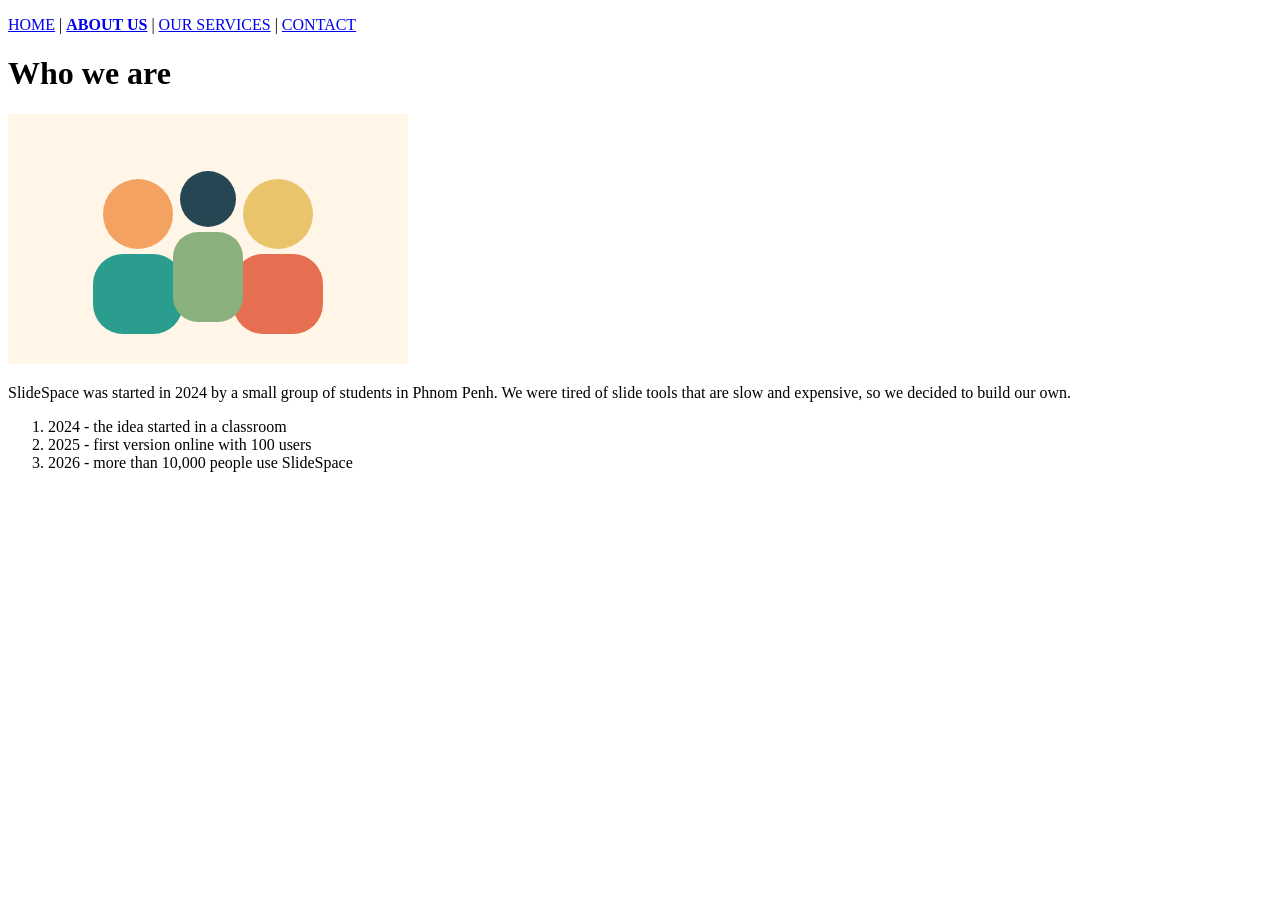
<file: EX3/about.html>
<!DOCTYPE html>
<html lang="en">
<head>
    <meta charset="UTF-8">
    <meta name="viewport" content="width=device-width, initial-scale=1.0">
    <title>About Us - SlideSpace</title>
</head>
<body>
    <p>
        <a href="home.html">HOME</a> |
        <a href="about.html"><b>ABOUT US</b></a> |
        <a href="server.html">OUR SERVICES</a> |
        <a href="contact.html">CONTACT</a>
    </p>

    <h1>Who we are</h1>

    <img src="images/about.svg" alt="Our team" width="400">

    <p>
        SlideSpace was started in 2024 by a small group of students in Phnom Penh. We were tired of
        slide tools that are slow and expensive, so we decided to build our own.
    </p>

    <ol>
        <li>2024 - the idea started in a classroom</li>
        <li>2025 - first version online with 100 users</li>
        <li>2026 - more than 10,000 people use SlideSpace</li>
    </ol>
</body>
</html>
</file>
<file: week2/EX-1/style.css>
body {
    background: grey;
    font-family: sans-serif;
}

div {
    background: white;
    border-radius: 10px;
    margin: 0 100px 30px 100px;
    padding: 20px;
}

p {
    margin: 0 0 20px 0;
}

button {
    color: white;
    border: none;
    border-radius: 30px;
    padding: 10px 20px;
    cursor: pointer;
}

div:nth-of-type(1) button {
    background: teal;
}

div:nth-of-type(2) button {
    background: orange;
}

div:nth-of-type(3) button {
    background: purple;
}
</file>
<file: week2/EX-2/selectors.css>
/* Style the HTML elements according to the following instructions. 
DO NOT ALTER THE EXISTING HTML TO DO THIS.  WRITE ONLY CSS!*/
 

/* MANDATORY CHALLENGES */

/* Give the <body> element a background of #bdc3c7*/
body {
    background: #bdc3c7;
}

/* Make the <h1> element #9b59b6*/
h1 {
    color: #9b59b6;
}

/* Make all <h2> elements orange */
h2 {
    color: orange;
}

/* Make all <li> elements blue(pick your own hexadecimal blue)*/ 
li {
    color: #1f5fbf;
}

/*Change the background on every paragraph to be yellow*/
p {
    background: yellow;
}

/*Make all inputs have a 3px red border*/
input {
    border: 3px solid red;
}

/* Give everything with the class 'hello' a white background*/
.hello {
    background: white;
}

/* Give the element with id 'special' a 2px solid blue border */
#special {
    border: 2px solid rgb(0, 90, 200);
}




/* BONUS CHALLENGES */
/*You may need to research some other selectors and properties*/



/* Make all the <p>'s that are nested inside of divs 25px font(font-size: 25px)*/
div p {
    font-size: 25px;
}

/* Make only inputs with type 'text' have a gray background*/
input[type="text"] {
    background: gray;
}

/* Make all "checked" checkboxes have a left margin of 50px(margin-left: 50px)*/
input[type="checkbox"]:checked {
    margin-left: 50px;
}

/* Make the <label> elements all UPPERCASE without changing the HTML(definitely look this one up*/
label {
    text-transform: uppercase;
}

/* Make the first letter of the element with id 'special' green and 100px font size(font-size: 100)*/
#special::first-letter {
    color: green;
    font-size: 100px;
}

/* Make the <h1> element's color change to blue when hovered over */
h1:hover {
    color: blue;
}
</file>
<file: week2/EX-3/style.css>
/* TODO */
body {
    display: flex;
    justify-content: center;
    align-items: center;
    min-height: 100vh;
    margin: 0;
}

button {
    padding: 32px 72px;
    border: 8px solid #d972b3;
    border-radius: 48px;
    background: #f983cb;
    color: white;
    font-family: Calibri, Arial, sans-serif;
    font-size: 28px;
    font-weight: bold;
    text-transform: uppercase;
    cursor: pointer;
}

button:hover {
    background: #ad578c;
    border-color: #6e3759;
}
</file>
<file: week2/EX-4/style.css>
body {
    display: flex;
    justify-content: center;
    align-items: center;
    min-height: 100vh;
    margin: 0;
    background: #eef2ff;
    font-family: Arial, sans-serif;
}

.card {
    width: 300px;
    margin: 20px;
    padding: 32px 24px;
    background: white;
    border: 1px solid #e0e7ff;
    border-radius: 16px;
    box-shadow: 0 10px 25px rgba(30, 27, 75, 0.18);
    text-align: center;
}

.avatar {
    width: 120px;
    height: 120px;
    border: 4px solid #4f46e5;
    border-radius: 50%;
    object-fit: cover;
}

h1 {
    margin: 16px 0 4px;
    color: #1e1b4b;
    font-size: 24px;
}

p {
    margin: 0 0 16px;
}

.bio {
    color: #4b5563;
    font-size: 15px;
    line-height: 1.6;
}

button {
    padding: 12px 32px;
    background: #4f46e5;
    color: white;
    border: 2px solid #4f46e5;
    border-radius: 30px;
    font-size: 15px;
    cursor: pointer;
    transition: background 0.2s, color 0.2s;
}

button:hover {
    background: white;
    color: #4f46e5;
}
</file>
<file: week3_real_life/EX 2/css/main.css>
body {
    font-family: Roboto, Arial, sans-serif;
}
nav {
 
    /*  TODO */
    display: flex;
    justify-content: space-between;

    align-items: center;
    box-shadow: rgba(27, 31, 35, 0.04) 0px 1px 0px, rgba(255, 255, 255, 0.25) 0px 1px 0px inset;
    padding: 10px;
}
.nav-left {
    /*  TODO */
    flex: 1;
    display: flex;
    align-items: center;
    gap: 10px;
}
.nav-right {
    /*  TODO */
    flex: 1;
    display: flex;
    justify-content: space-around;
    align-items: center;
}
.nav-center {
    /*  TODO */
    flex: 2;
    display: flex;
    align-items: center;
    gap: 10px;
}
.nav-center input {
    width: 90%;
    padding: 9px;
}
.nav-center i {
    background: #f5ecec;
    padding: 8px;
    box-sizing: border-box;
    border-radius: 50%;
}
header {
    width: 93%;
    margin: auto;
    margin-top: 16px;
    padding: 10px;
}
header span {
    padding: 10px;
    background: #e2e0e0;
    border-radius: 40px;
    cursor: pointer;
    font-size: 15px;
    margin-right: 10px;
}
.active {
    background: #000;
    color: #fff;
}
.video-container { 
    /*  TODO */
    display: flex;
    flex-wrap: wrap;
    gap: 15px;
    margin-top: 30px;
    margin-left: 4%;
    padding: 10px;
    background: #eeeeee;
}
.video {

   /*  TODO */
    display: flex;
    flex-direction: column;
    width: calc((100% - 45px) / 4);
 
}
.video-thumbnail img {
   /*  TODO */
    width: 100%;
}
.video-text {
  /*  TODO */
    display: flex;
    align-items: flex-start;
    gap: 10px;
 
}


.text {
    line-height: 1.5;
}
.text p {
    margin: 0;
    margin-top: 10px;
}
.text p,
.text span {
    color: rgb(105, 102, 102);
}
.text strong {
    font-weight: 500;
}
</file>
<file: week4/EX-1/style.css>
/* Styling only */
body {
  margin: 0;
}

.wrapper {
  background-color: #333333;
  color: #444;
  padding: 20px;

  height: 90vh;
}

.item {
  background-color: #3092d7;
  color: #fff;
  border-radius: 10px;
  border: 1px solid rgba(0, 0, 0, 0.8);
  font-size: 3em;
}

/* Layouting only  (your work)*/
.wrapper {
    display: grid;
    grid-template-columns: repeat(3, 1fr);
    grid-template-rows: repeat(4, 1fr);
    gap: 20px;
}

.a {
  grid-column: span 3;

}

.b {
  grid-row: span 2;

}
 
.e {
  grid-column: span 2;

 }

.f {
  grid-column: span 3;
  
}
</file>
<file: week4/EX-4/styles.css>
/* ========================================================
   JolMerl E-Commerce Dashboard
   CSS Strategy: Flexbox (Root & Alignments) + CSS Grid (Cards & Analytics)
   ======================================================== */

:root {
  --bg: #f0f2f9;
  --card: #ffffff;
  --primary: #3b5bfd;
  --dark: #1e2238;
  --muted: #8b92a5;
  --green-bg: #e3f9e9;
  --green: #22a053;
  --red-bg: #fee6e6;
  --red: #e63946;
  --radius: 18px;
}

* {
  box-sizing: border-box;
  margin: 0;
  padding: 0;
}

body {
  font-family: 'Plus Jakarta Sans', Arial, sans-serif;
  background-color: var(--bg);
  color: var(--dark);
}

/* ================= 1. LAYOUT ================= */
.dashboard-layout {
  display: flex;
  min-height: 100vh;
}

/* Sidebar */
.sidebar {
  width: 240px;
  background: var(--card);
  padding: 28px 18px;
  display: flex;
  flex-direction: column;
  gap: 28px;
  transition: transform 0.3s ease;
}

.brand {
  display: flex;
  align-items: center;
  gap: 12px;
}

.brand-logo {
  width: 36px;
  height: 36px;
  background: var(--primary);
  color: #fff;
  font-weight: 700;
  border-radius: 10px;
  display: flex;
  align-items: center;
  justify-content: center;
}

.brand h2 {
  font-size: 1.15rem;
  font-weight: 700;
}

.nav-links {
  display: flex;
  flex-direction: column;
  gap: 8px;
}

.nav-item {
  display: flex;
  align-items: center;
  gap: 14px;
  padding: 12px 16px;
  color: var(--muted);
  text-decoration: none;
  font-size: 0.9rem;
  font-weight: 600;
  border-radius: 12px;
  transition: all 0.2s ease;
  cursor: pointer;
}

.nav-item i {
  width: 20px;
  text-align: center;
}

.nav-item:hover,
.nav-item.active {
  background: var(--primary);
  color: #fff;
  box-shadow: 0 4px 12px rgba(59, 91, 253, 0.25);
}

/* Main Content & Header */
.main-content {
  flex: 1;
  padding: 28px 32px;
  display: flex;
  flex-direction: column;
  gap: 22px;
  overflow-x: hidden;
}

.header {
  display: flex;
  justify-content: space-between;
  align-items: center;
}

.header-left,
.header-actions,
.user-profile {
  display: flex;
  align-items: center;
  gap: 12px;
}

.header-title h1 {
  font-size: 1.35rem;
  font-weight: 700;
}

.header-title p,
.subtitle {
  font-size: 0.8rem;
  color: var(--muted);
}

.mobile-toggle {
  display: none;
  background: var(--card);
  border: none;
  width: 38px;
  height: 38px;
  border-radius: 10px;
  font-size: 1.1rem;
  cursor: pointer;
}

.icon-btn {
  width: 38px;
  height: 38px;
  background: var(--card);
  border: none;
  border-radius: 50%;
  display: flex;
  align-items: center;
  justify-content: center;
  color: var(--muted);
  cursor: pointer;
  box-shadow: 0 2px 6px rgba(0,0,0,0.04);
}

.notif-btn {
  position: relative;
}

.notif-btn::after {
  content: '';
  position: absolute;
  top: 9px;
  right: 10px;
  width: 6px;
  height: 6px;
  background: var(--red);
  border-radius: 50%;
}

.user-profile img {
  width: 40px;
  height: 40px;
  border-radius: 50%;
  object-fit: cover;
  object-position: top center;
  border: 2px solid #fff;
  box-shadow: 0 2px 6px rgba(0,0,0,0.08);
}

.user-info strong {
  display: block;
  font-size: 0.85rem;
}

.user-info small {
  font-size: 0.72rem;
  color: var(--muted);
}

/* ================= 2. TABS & CARDS ================= */
.tab-content {
  display: none;
  animation: fadeIn 0.2s ease-in;
}

.tab-content.active {
  display: block;
}

@keyframes fadeIn {
  from { opacity: 0; transform: translateY(4px); }
  to { opacity: 1; transform: translateY(0); }
}

.card {
  background: var(--card);
  border-radius: var(--radius);
  padding: 20px;
  box-shadow: 0 4px 14px rgba(0,0,0,0.03);
}

.card-header {
  display: flex;
  justify-content: space-between;
  align-items: center;
  margin-bottom: 16px;
}

.card-header h3 {
  font-size: 0.98rem;
}

.select-pill {
  border: 1px solid #e7e9f2;
  background: #f7f8fc;
  padding: 5px 12px;
  border-radius: 20px;
  font-size: 0.75rem;
  color: var(--dark);
  outline: none;
  cursor: pointer;
}

.action-btn {
  background: var(--primary);
  color: #fff;
  border: none;
  padding: 8px 16px;
  border-radius: 10px;
  font-size: 0.82rem;
  font-weight: 600;
  display: flex;
  align-items: center;
  gap: 8px;
  cursor: pointer;
  transition: 0.2s ease;
}

.action-btn:hover {
  background: #2847e3;
}

/* Badges */
.badge {
  padding: 3px 8px;
  border-radius: 12px;
  font-size: 0.7rem;
  font-weight: 600;
}
.badge-green { background: var(--green-bg); color: var(--green); }
.badge-red { background: var(--red-bg); color: var(--red); }
.badge-light-green { background: #73f09d; color: #0b5f25; }
.badge-light-blue { background: #e3ecff; color: var(--primary); }
.badge-yellow { background: #fff4d9; color: #c98a00; }

/* ================= 3. TAB 1: DASHBOARD ================= */
.dashboard-grid {
  display: grid;
  grid-template-columns: 2fr 1.15fr;
  gap: 20px;
}

.left-section,
.right-section {
  display: flex;
  flex-direction: column;
  gap: 20px;
}

/* 4 Stats Cards */
.stats-grid {
  display: grid;
  grid-template-columns: repeat(2, 1fr);
  gap: 16px;
}

.stat-card {
  display: flex;
  flex-direction: column;
  gap: 8px;
}

.stat-top,
.stat-val-row {
  display: flex;
  justify-content: space-between;
  align-items: center;
}

.stat-val-row {
  align-items: baseline;
  gap: 6px;
}

.stat-val-row h2 {
  font-size: 1.45rem;
  font-weight: 700;
}

.stat-val-row span,
.stat-card small {
  font-size: 0.72rem;
  color: var(--muted);
}

.stat-icon {
  width: 34px;
  height: 34px;
  background: #f2f4fc;
  border-radius: 10px;
  display: flex;
  align-items: center;
  justify-content: center;
  font-size: 0.9rem;
}

/* Blue Featured Card */
.blue-card {
  background: var(--primary);
  color: #fff;
}
.blue-card small,
.blue-card .stat-val-row span { color: rgba(255,255,255,0.75); }
.blue-card .stat-icon { background: rgba(255,255,255,0.2); color: #fff; }

/* Customer Habits Bar Chart */
.chart-legend {
  display: flex;
  gap: 16px;
  font-size: 0.75rem;
  color: var(--muted);
  margin-bottom: 12px;
}

.legend-dot {
  display: inline-block;
  width: 8px;
  height: 8px;
  border-radius: 50%;
  margin-right: 4px;
}
.legend-dot.gray { background: #dce1eb; }
.legend-dot.blue { background: var(--primary); }

.chart-wrapper {
  display: flex;
  gap: 14px;
  height: 190px;
  align-items: flex-end;
  padding-bottom: 8px;
}

.y-axis {
  display: flex;
  flex-direction: column;
  justify-content: space-between;
  height: 100%;
  font-size: 0.7rem;
  color: var(--muted);
  padding-bottom: 22px;
}

.bars-container {
  flex: 1;
  display: flex;
  justify-content: space-between;
  align-items: flex-end;
  height: 100%;
  border-bottom: 1px dashed #e8ecf4;
  padding-bottom: 4px;
}

.bar-col {
  display: flex;
  flex-direction: column;
  align-items: center;
  gap: 8px;
  height: 100%;
  justify-content: flex-end;
  font-size: 0.72rem;
  color: var(--muted);
}

.bar-pair {
  display: flex;
  align-items: flex-end;
  gap: 6px;
  height: 80%;
}

.bar {
  width: 14px;
  border-radius: 12px;
}
.bar-gray { background: #e3e7f1; }
.bar-blue { background: var(--primary); }

/* Radial Meter */
.radial-box {
  position: relative;
  width: 160px;
  height: 160px;
  margin: 10px auto;
}

.radial-svg {
  width: 100%;
  height: 100%;
  transform: rotate(-90deg);
}

.arc-bg,
.arc-val {
  fill: none;
  stroke-width: 10;
}
.arc-bg { stroke: #edf0f8; }
.arc-val { stroke-linecap: round; }
.arc-blue { stroke: var(--primary); }
.arc-light { stroke: #c8d3ea; }
.arc-red { stroke: #ff4d4f; }

.radial-center-text {
  position: absolute;
  top: 50%;
  left: 50%;
  transform: translate(-50%, -50%);
  text-align: center;
  display: flex;
  flex-direction: column;
  align-items: center;
}
.radial-center-text h2 { font-size: 1.25rem; }
.radial-center-text small { font-size: 0.65rem; color: var(--muted); }
.center-badge { margin-top: 4px; }

/* Category List */
.category-list {
  display: flex;
  flex-direction: column;
  gap: 12px;
  margin-top: 14px;
}

.category-item {
  display: flex;
  justify-content: space-between;
  align-items: center;
  font-size: 0.8rem;
}

.cat-name {
  display: flex;
  align-items: center;
  gap: 8px;
}

.cat-val {
  font-weight: 700;
  margin-left: auto;
  margin-right: 12px;
}

/* Bubbles & Country List */
.growth-row {
  display: flex;
  justify-content: space-between;
  align-items: center;
  gap: 16px;
  padding: 10px 0;
}

.bubbles-wrap {
  position: relative;
  width: 130px;
  height: 120px;
}

.bubble {
  position: absolute;
  border-radius: 50%;
  background: var(--primary);
  color: #fff;
  display: flex;
  align-items: center;
  justify-content: center;
  font-weight: 600;
  box-shadow: 0 4px 10px rgba(59, 91, 253, 0.25);
}
.bubble-lg { width: 70px; height: 70px; font-size: 0.8rem; top: 0; right: 12px; }
.bubble-md { width: 65px; height: 65px; font-size: 0.78rem; bottom: 0; left: 0; }
.bubble-sm { width: 48px; height: 48px; font-size: 0.7rem; background: #a9beff; top: 15px; left: 4px; }
.bubble-xs { width: 48px; height: 48px; font-size: 0.7rem; bottom: 0; right: 8px; }

.country-list {
  display: flex;
  flex-direction: column;
  gap: 10px;
  font-size: 0.78rem;
}

.country-item {
  display: flex;
  align-items: center;
  gap: 8px;
}

/* ================= 4. TAB 2: PRODUCTS ================= */
.product-grid {
  display: grid;
  grid-template-columns: repeat(auto-fit, minmax(210px, 1fr));
  gap: 18px;
  margin-top: 10px;
}

.product-card {
  background: #f7f9fd;
  border-radius: 16px;
  padding: 16px;
  display: flex;
  flex-direction: column;
  gap: 8px;
  border: 1px solid #e9edf7;
  transition: transform 0.2s ease;
}

.product-card:hover {
  transform: translateY(-3px);
}

.prod-img-box {
  width: 100%;
  height: 180px;
  background: #fff;
  border-radius: 12px;
  overflow: hidden;
  margin-bottom: 6px;
}

.prod-img-box img {
  width: 100%;
  height: 100%;
  object-fit: cover;
  transition: transform 0.3s ease;
}

.product-card:hover .prod-img-box img {
  transform: scale(1.04);
}

.product-card h4 {
  font-size: 0.92rem;
}

.prod-cat {
  font-size: 0.74rem;
  color: var(--muted);
}

.prod-footer {
  display: flex;
  justify-content: space-between;
  align-items: center;
  margin-top: auto;
  padding-top: 8px;
}

.prod-price {
  font-size: 1.05rem;
  font-weight: 700;
}

/* ================= 5. TAB 3: ORDERS ================= */
.table-responsive {
  width: 100%;
  overflow-x: auto;
}

.data-table {
  width: 100%;
  border-collapse: collapse;
  font-size: 0.85rem;
  margin-top: 8px;
}

.data-table th,
.data-table td {
  padding: 14px 16px;
  text-align: left;
  border-bottom: 1px solid #edf0f8;
}

.data-table th {
  font-size: 0.74rem;
  color: var(--muted);
  font-weight: 600;
  text-transform: uppercase;
}

/* ================= 6. TAB 4: SETTINGS ================= */
.settings-form {
  display: flex;
  flex-direction: column;
  gap: 16px;
  max-width: 600px;
  margin-top: 8px;
}

.form-row {
  display: grid;
  grid-template-columns: repeat(2, 1fr);
  gap: 16px;
}

.form-group {
  display: flex;
  flex-direction: column;
  gap: 6px;
}

.form-group label {
  font-size: 0.8rem;
  font-weight: 600;
}

.form-group input,
.form-group select {
  padding: 10px 14px;
  border-radius: 12px;
  border: 1px solid #e1e5f0;
  background: #f7f9fd;
  font-family: inherit;
  font-size: 0.85rem;
  outline: none;
}

.form-group input:focus,
.form-group select:focus {
  border-color: var(--primary);
  background: #fff;
}

.checkbox-group {
  display: flex;
  flex-direction: column;
  gap: 10px;
  font-size: 0.82rem;
  margin: 4px 0;
}

.checkbox-group label {
  display: flex;
  align-items: center;
  gap: 8px;
  cursor: pointer;
}

/* ================= 7. RESPONSIVE ================= */
@media (max-width: 1050px) {
  .dashboard-grid {
    grid-template-columns: 1fr;
  }
}

@media (max-width: 768px) {
  .dashboard-layout {
    flex-direction: column;
  }

  .mobile-toggle {
    display: flex;
    align-items: center;
    justify-content: center;
  }

  .sidebar {
    position: fixed;
    top: 0;
    left: 0;
    bottom: 0;
    width: 250px;
    z-index: 100;
    box-shadow: 2px 0 16px rgba(0,0,0,0.1);
    transform: translateX(-100%);
  }

  .sidebar.open {
    transform: translateX(0);
  }

  .main-content {
    padding: 18px 14px;
  }

  .stats-grid,
  .form-row {
    grid-template-columns: 1fr;
  }

  .header {
    flex-direction: column;
    align-items: flex-start;
    gap: 14px;
  }
}
</file>
